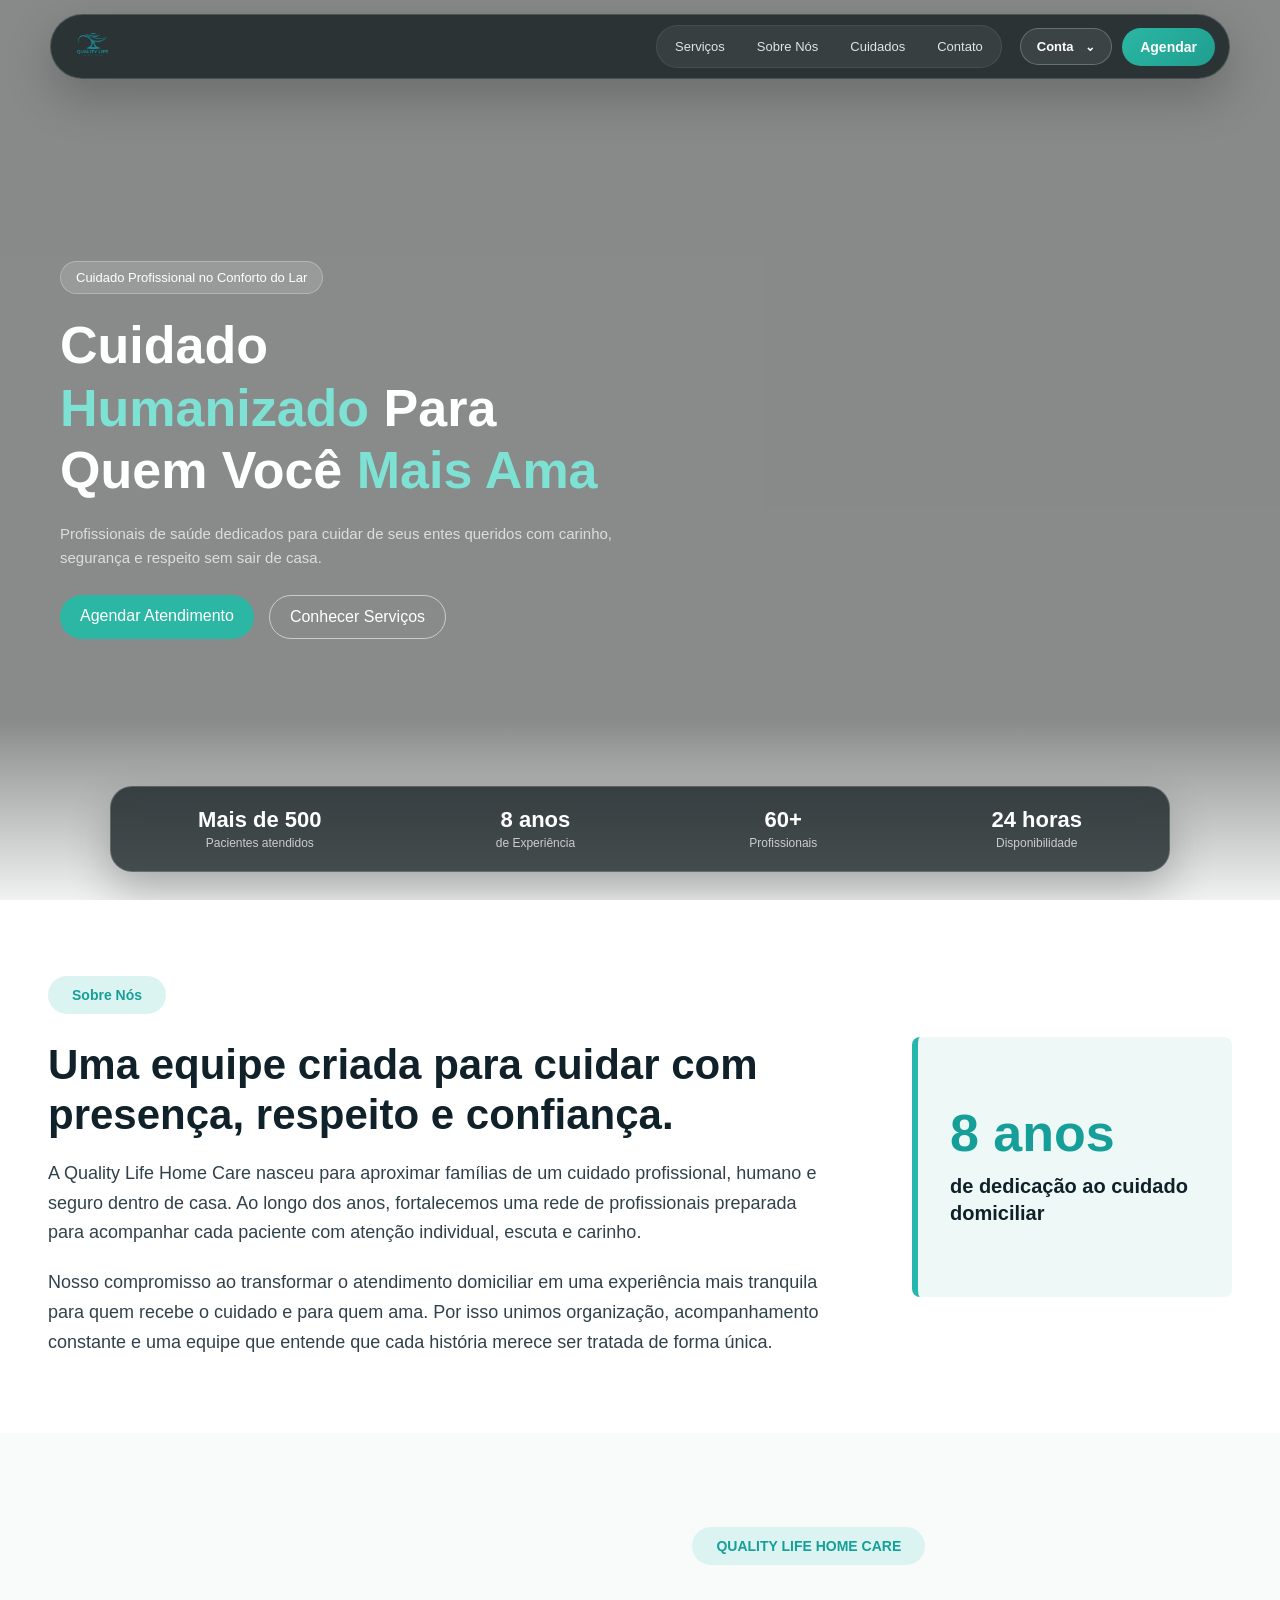
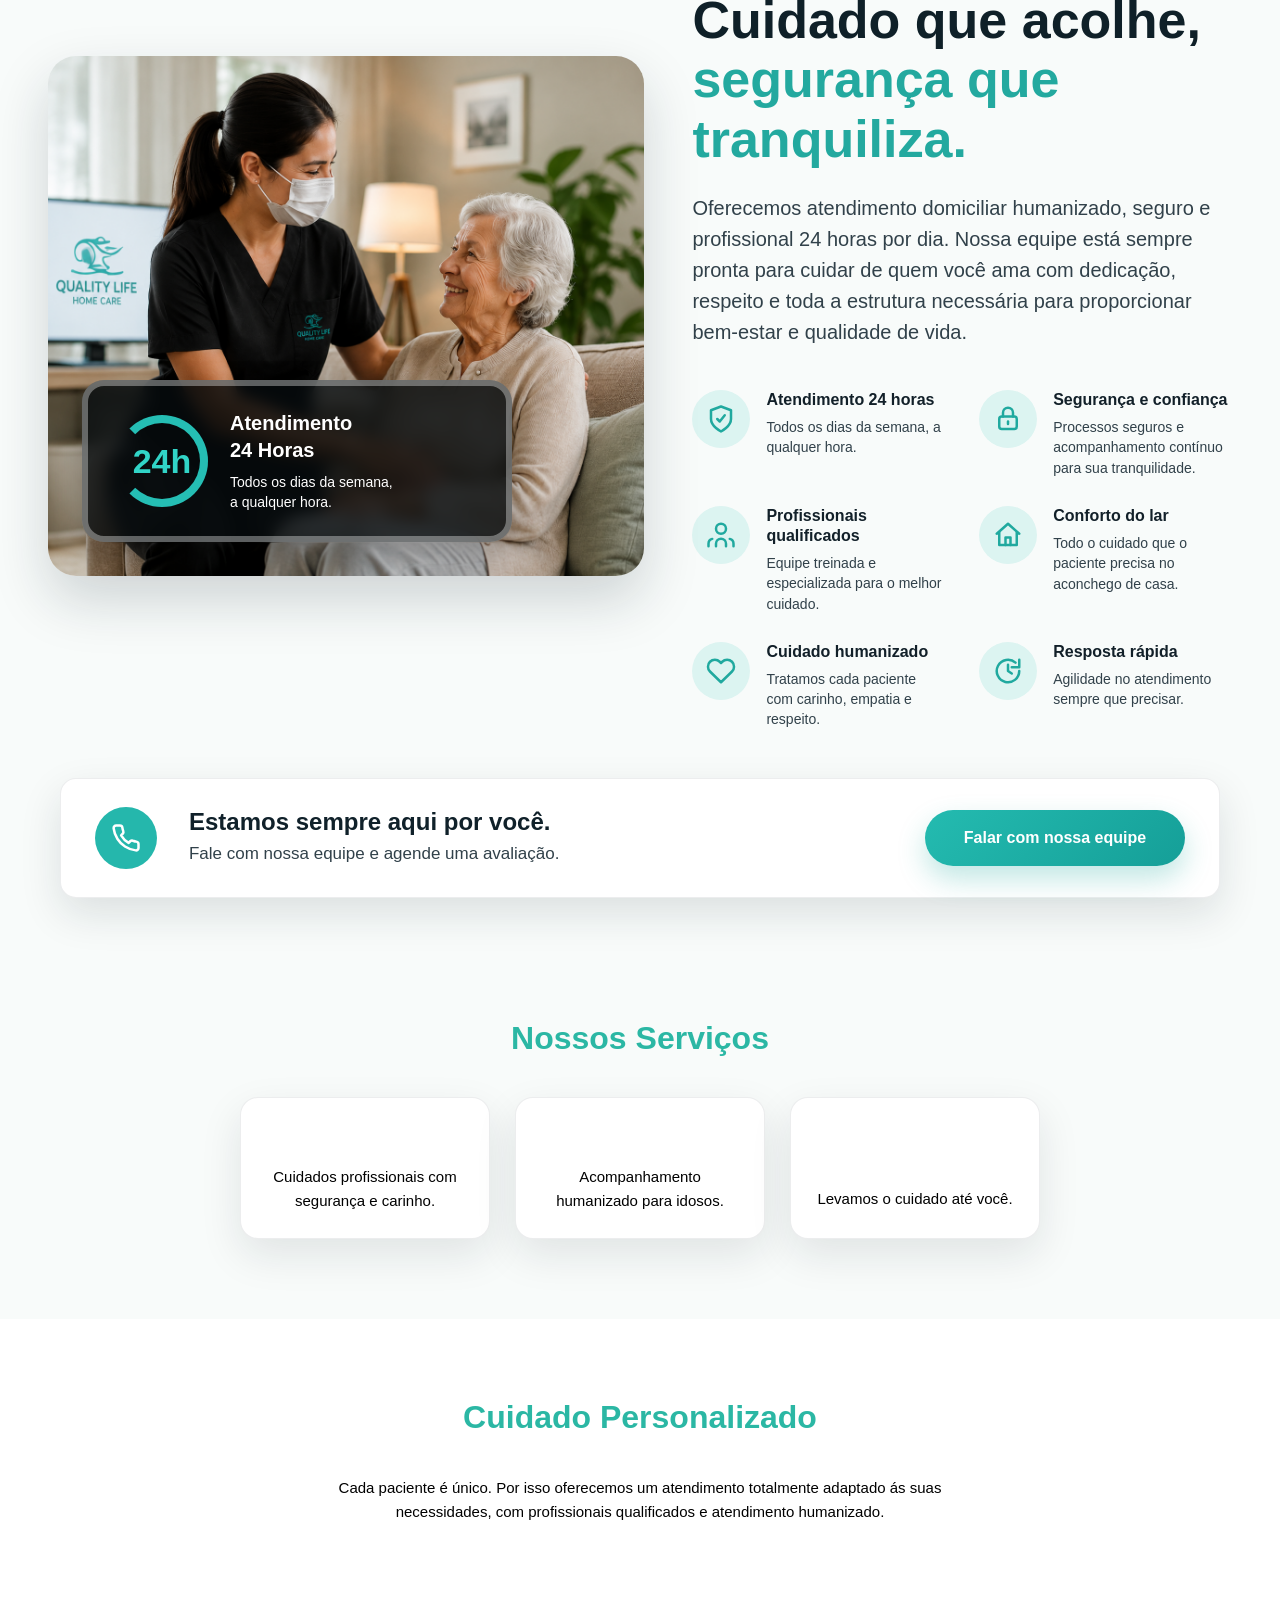
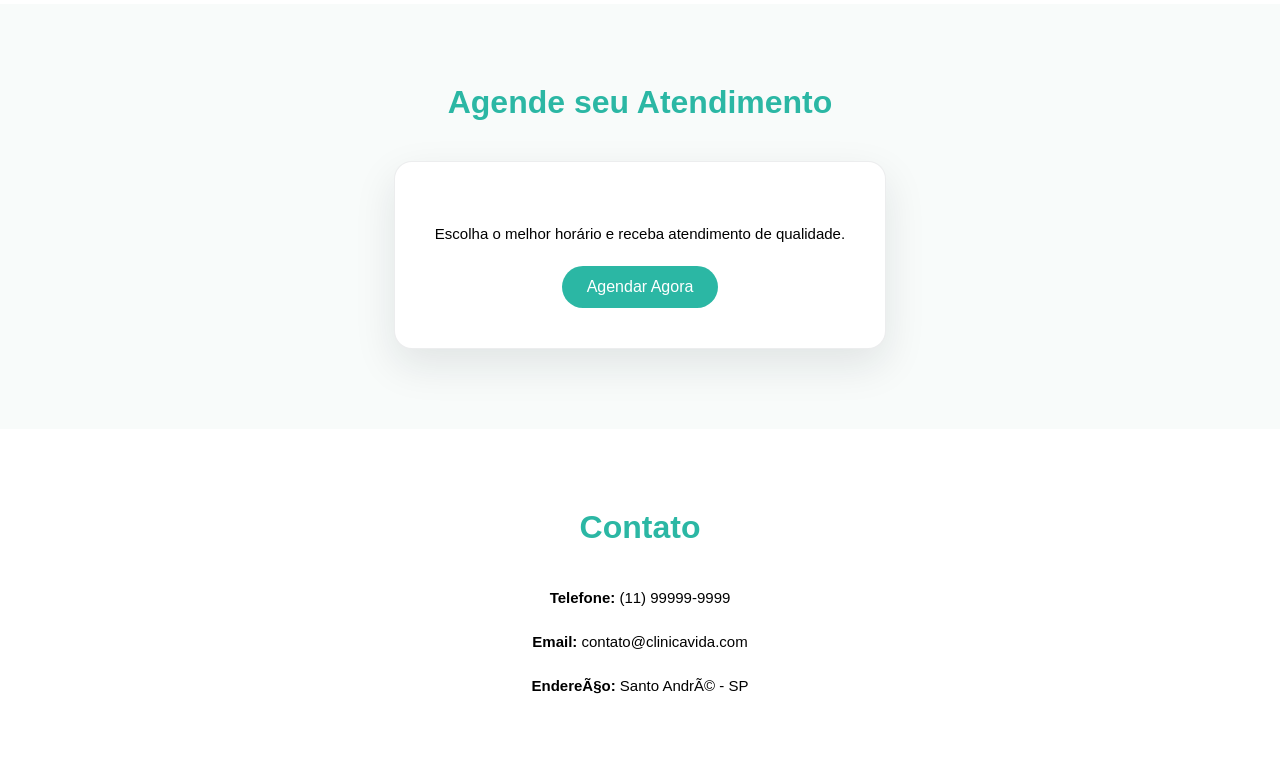
<file: index.html>
﻿<!DOCTYPE html>
<html lang="pt-br">
<head>
<meta charset="UTF-8">
<meta name="viewport" content="width=device-width, initial-scale=1.0">
<link rel="stylesheet" href="styles.css">
<title>Quality Life</title>

</head>

<body>

<header class="navbar">
    <img src="img/Logotipo da Quality Life Home Care (1).png" alt="logo">

    <div class="nav-links">
        <nav class="menu" aria-label="Menu principal">
            <a href="#servicos">Serviços</a>
            <a href="#historia">Sobre Nós</a>
            <a href="#cuidados">Cuidados</a>
            <a href="#contato">Contato</a>
        </nav>

        <div class="nav-actions">
            <div class="account-menu" id="accountMenu">
                <button class="account-toggle" id="accountToggle" type="button" aria-expanded="false">
                    Conta
                </button>
                <div class="account-dropdown" id="accountDropdown">
                    <a href="login.html" id="accountLoginLink">Login</a>
                    <a href="colaborador-login.html">Sou colaborador</a>
                    <a href="meus-agendamentos.html">Meus agendamentos</a>
                    <a href="historico-agendamentos.html">Histórico</a>
                </div>
            </div>
            <a href="agendamento.html" class="btn-agendar">Agendar</a>
        </div>
    </div>
</header>



<section class="hero">
    <div class="overlay"></div>
    
    <div class="content">
        <div class="tag"> Cuidado Profissional no Conforto do Lar</div>

        <h1>
            Cuidado <br>
            <span class="highlight">Humanizado</span> Para <br>
            Quem Você <span class="highlight">Mais Ama</span>
        </h1>

        <p>
            Profissionais de saúde dedicados para cuidar de seus entes queridos
            com carinho, segurança e respeito sem sair de casa.
        </p>

        <div class="buttons">
            <a href="agendamento.html" class="btn-primary">Agendar Atendimento</a>
            <a href="#servicos" class="btn-secondary">Conhecer Serviços</a>
        </div>
    </div>
    <div class="stats">
        <div class="stat">
            <h2>Mais de 500</h2>
            <span>Pacientes atendidos</span>
        </div>
        <div class="stat">
            <h2>8 anos</h2>
            <span>de Experiência</span>
        </div>
        <div class="stat">
            <h2>60+</h2>
            <span>Profissionais</span>
        </div>
        <div class="stat">
            <h2>24 horas</h2>
            <span>Disponibilidade</span>
        </div>
    </div>

</section>

<!-- HISTÃ“RIA -->
<section id="historia" class="history-section">
    <div class="history-content">
        <span class="showcase-tag">Sobre Nós</span>
        <h2>Uma equipe criada para cuidar com presença, respeito e confiança.</h2>
        <p>
            A Quality Life Home Care nasceu para aproximar famí­lias de um cuidado
            profissional, humano e seguro dentro de casa. Ao longo dos anos,
            fortalecemos uma rede de profissionais preparada para acompanhar cada
            paciente com atenção individual, escuta e carinho.
        </p>
        <p>
            Nosso compromisso ao transformar o atendimento domiciliar em uma
            experiência mais tranquila para quem recebe o cuidado e para quem ama.
            Por isso unimos organização, acompanhamento constante e uma equipe que
            entende que cada história merece ser tratada de forma única.
        </p>
    </div>

    <div class="history-panel">
        <strong>8 anos</strong>
        <span>de dedicação ao cuidado domiciliar</span>
    </div>
</section>


<section class="home-care-showcase">
    <div class="showcase-media">
        <img src="img/cuidadora.png" alt="Cuidadora atendendo paciente em casa">

        <div class="showcase-hours">
            <div class="hours-icon">24h</div>
            <div>
                <h3>Atendimento<br>24 Horas</h3>
                <p>Todos os dias da semana,<br>a qualquer hora.</p>
            </div>
        </div>
    </div>

    <div class="showcase-content">
        <span class="showcase-tag">QUALITY LIFE HOME CARE</span>

        <h2>
            Cuidado que acolhe,<br>
            <strong>seguran&ccedil;a que tranquiliza.</strong>
        </h2>

        <p class="showcase-text">
            Oferecemos atendimento domiciliar humanizado, seguro e profissional
            24 horas por dia. Nossa equipe est&aacute; sempre pronta para cuidar de quem
            voc&ecirc; ama com dedica&ccedil;&atilde;o, respeito e toda a estrutura necess&aacute;ria
            para proporcionar bem-estar e qualidade de vida.
        </p>

        <div class="showcase-benefits">
            <div class="benefit">
                <span class="benefit-icon">
                    <svg viewBox="0 0 24 24" aria-hidden="true">
                        <path d="M12 22s8-4 8-10V5l-8-3-8 3v7c0 6 8 10 8 10Z"></path>
                        <path d="M9 12l2 2 4-5"></path>
                    </svg>
                </span>
                <div>
                    <h3>Atendimento 24 horas</h3>
                    <p>Todos os dias da semana, a qualquer hora.</p>
                </div>
            </div>

            <div class="benefit">
                <span class="benefit-icon">
                    <svg viewBox="0 0 24 24" aria-hidden="true">
                        <rect x="5" y="10" width="14" height="10" rx="2"></rect>
                        <path d="M8 10V7a4 4 0 0 1 8 0v3"></path>
                        <path d="M12 14v2"></path>
                    </svg>
                </span>
                <div>
                    <h3>Seguran&ccedil;a e confian&ccedil;a</h3>
                    <p>Processos seguros e acompanhamento cont&iacute;nuo para sua tranquilidade.</p>
                </div>
            </div>

            <div class="benefit">
                <span class="benefit-icon">
                    <svg viewBox="0 0 24 24" aria-hidden="true">
                        <path d="M16 21v-2a4 4 0 0 0-8 0v2"></path>
                        <circle cx="12" cy="7" r="4"></circle>
                        <path d="M22 21v-2a4 4 0 0 0-3-3.87"></path>
                        <path d="M2 21v-2a4 4 0 0 1 3-3.87"></path>
                    </svg>
                </span>
                <div>
                    <h3>Profissionais qualificados</h3>
                    <p>Equipe treinada e especializada para o melhor cuidado.</p>
                </div>
            </div>

            <div class="benefit">
                <span class="benefit-icon">
                    <svg viewBox="0 0 24 24" aria-hidden="true">
                        <path d="M3 11l9-8 9 8"></path>
                        <path d="M5 10v10h14V10"></path>
                        <path d="M10 20v-6h4v6"></path>
                    </svg>
                </span>
                <div>
                    <h3>Conforto do lar</h3>
                    <p>Todo o cuidado que o paciente precisa no aconchego de casa.</p>
                </div>
            </div>

            <div class="benefit">
                <span class="benefit-icon">
                    <svg viewBox="0 0 24 24" aria-hidden="true">
                        <path d="M20.8 4.6a5.5 5.5 0 0 0-7.8 0L12 5.6l-1-1a5.5 5.5 0 0 0-7.8 7.8l1 1L12 21l7.8-7.6 1-1a5.5 5.5 0 0 0 0-7.8Z"></path>
                    </svg>
                </span>
                <div>
                    <h3>Cuidado humanizado</h3>
                    <p>Tratamos cada paciente com carinho, empatia e respeito.</p>
                </div>
            </div>

            <div class="benefit">
                <span class="benefit-icon">
                    <svg viewBox="0 0 24 24" aria-hidden="true">
                        <path d="M21 12a9 9 0 1 1-3-6.7"></path>
                        <path d="M21 3v6h-6"></path>
                        <path d="M12 7v5l3 2"></path>
                    </svg>
                </span>
                <div>
                    <h3>Resposta r&aacute;pida</h3>
                    <p>Agilidade no atendimento sempre que precisar.</p>
                </div>
            </div>
        </div>
    </div>

    <div class="showcase-contact">
        <div class="contact-icon">
            <svg viewBox="0 0 24 24" aria-hidden="true">
                <path d="M22 16.9v3a2 2 0 0 1-2.2 2 19.8 19.8 0 0 1-8.6-3.1 19.4 19.4 0 0 1-6-6A19.8 19.8 0 0 1 2.1 4.2 2 2 0 0 1 4.1 2h3a2 2 0 0 1 2 1.7c.1 1 .4 2 .7 2.8a2 2 0 0 1-.4 2.1L8.1 9.9a16 16 0 0 0 6 6l1.3-1.3a2 2 0 0 1 2.1-.4c.9.3 1.8.6 2.8.7A2 2 0 0 1 22 16.9Z"></path>
            </svg>
        </div>
        <div>
            <h3>Estamos sempre aqui por voc&ecirc;.</h3>
            <p>Fale com nossa equipe e agende uma avalia&ccedil;&atilde;o.</p>
        </div>
        <a href="https://wa.me/5511999999999" class="showcase-whatsapp">Falar com nossa equipe</a>
    </div>
</section>


<section id="servicos" class="section">
    <h2> Nossos Serviços</h2>

    <div class="cards">
        <div class="card">
            <h3> Enfermagem</h3>
            <p>Cuidados profissionais com segurança e carinho.</p>
        </div>

        <div class="card">
            <h3> Cuidador</h3>
            <p>Acompanhamento humanizado para idosos.</p>
        </div>

        <div class="card">
            <h3> Atendimento Domiciliar</h3>
            <p>Levamos o cuidado até você.</p>
        </div>
    </div>
</section>


<section id="cuidados" class="section alt">
    <h2> Cuidado Personalizado</h2>

    <div class="texto">
        <p>
            Cada paciente é único. Por isso oferecemos um atendimento
            totalmente adaptado ás suas necessidades, com profissionais
            qualificados e atendimento humanizado.
        </p>
    </div>
</section>

<section id="agendador" class="section">
    <h2> Agende seu Atendimento</h2>

    <div class="agendar-box">
        <p>Escolha o melhor horário e receba atendimento de qualidade.</p>
        <a href="agendamento.html" class="btn">Agendar Agora</a>
    </div>
</section>


<section id="contato" class="section alt">
    <h2> Contato</h2>

    <div class="contato-box">
        <p><strong>Telefone:</strong> (11) 99999-9999</p>
        <p><strong>Email:</strong> contato@clinicavida.com</p>
        <p><strong>EndereÃ§o:</strong> Santo AndrÃ© - SP</p>
    </div>
</section>

<script src="cliente-auth.js"></script>
<script>
const accountMenu = document.getElementById("accountMenu");
const accountToggle = document.getElementById("accountToggle");
const accountLoginLink = document.getElementById("accountLoginLink");
const clientSession = window.QualityLifeClientAuth.getSession();
const navbar = document.querySelector(".navbar");
let lastScrollTop = 0;

accountToggle.addEventListener("click", () => {
    const isOpen = accountMenu.classList.toggle("open");
    accountToggle.setAttribute("aria-expanded", String(isOpen));
});

document.addEventListener("click", (event) => {
    if (!accountMenu.contains(event.target)) {
        accountMenu.classList.remove("open");
        accountToggle.setAttribute("aria-expanded", "false");
    }
});

if (clientSession) {
    const firstName = clientSession.nome.split(" ")[0];

    accountToggle.textContent = firstName;
    accountLoginLink.textContent = "Sair";
    accountLoginLink.href = "#";

    accountLoginLink.addEventListener("click", (event) => {
        event.preventDefault();
        window.QualityLifeClientAuth.logout();
        window.location.reload();
    });
}

window.addEventListener("scroll", () => {
    const currentScroll = window.pageYOffset || document.documentElement.scrollTop;

    if (currentScroll > lastScrollTop && currentScroll > 120) {
        navbar.classList.add("nav-hidden");
    } else {
        navbar.classList.remove("nav-hidden");
    }

    lastScrollTop = Math.max(currentScroll, 0);
});
</script>

</body>
</html>
</file>
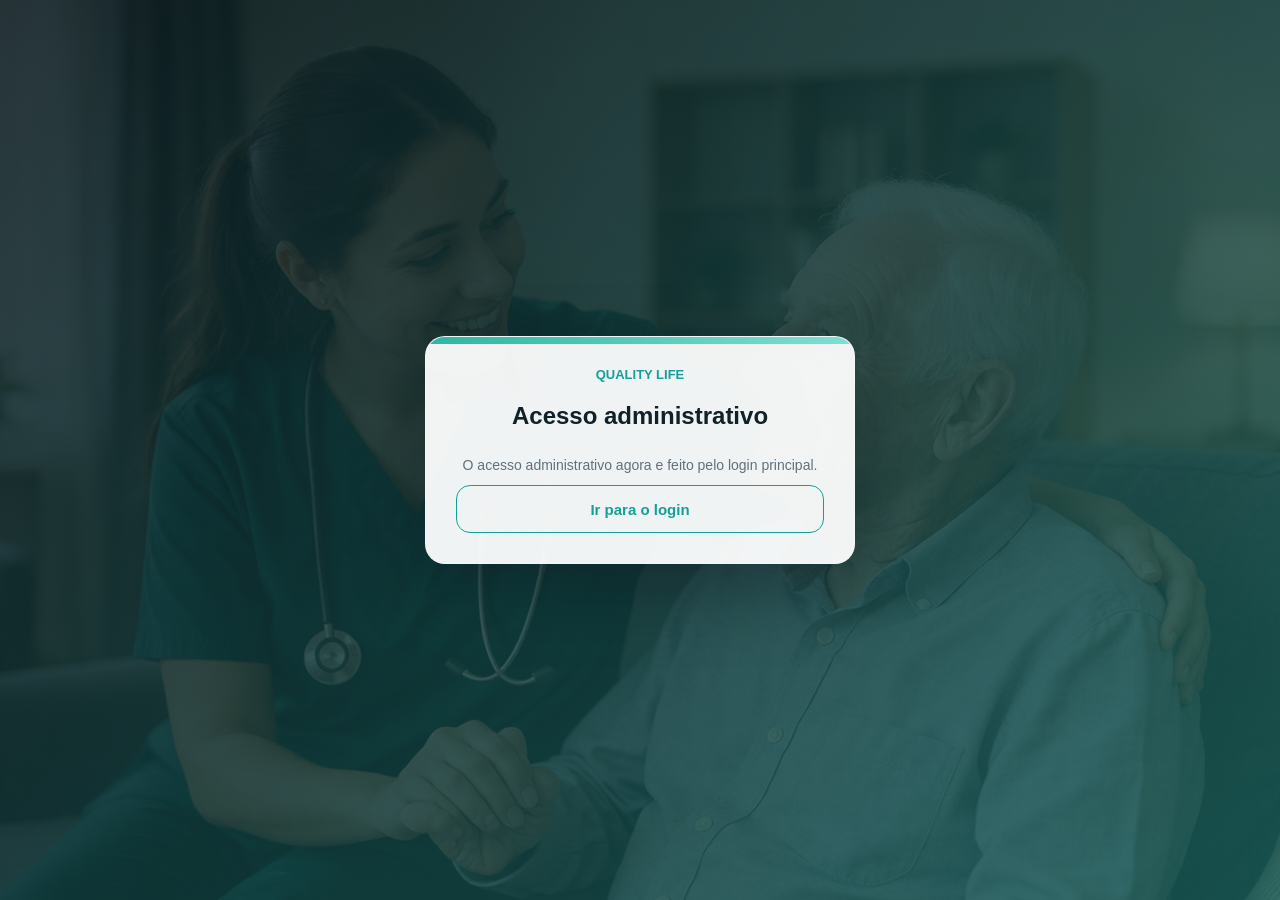
<file: admin-login.html>
<!DOCTYPE html>
<html lang="pt-br">
<head>
<meta charset="UTF-8">
<meta name="viewport" content="width=device-width, initial-scale=1.0">
<title>Login Admin</title>
<link rel="stylesheet" href="login.css">
</head>

<body>

<div class="box">

<span class="eyebrow">Quality Life</span>
<h2>Acesso administrativo</h2>

<p class="hint">O acesso administrativo agora e feito pelo login principal.</p>

<a class="create-account" href="login.html">Ir para o login</a>

</div>

</body>
</html>
</file>
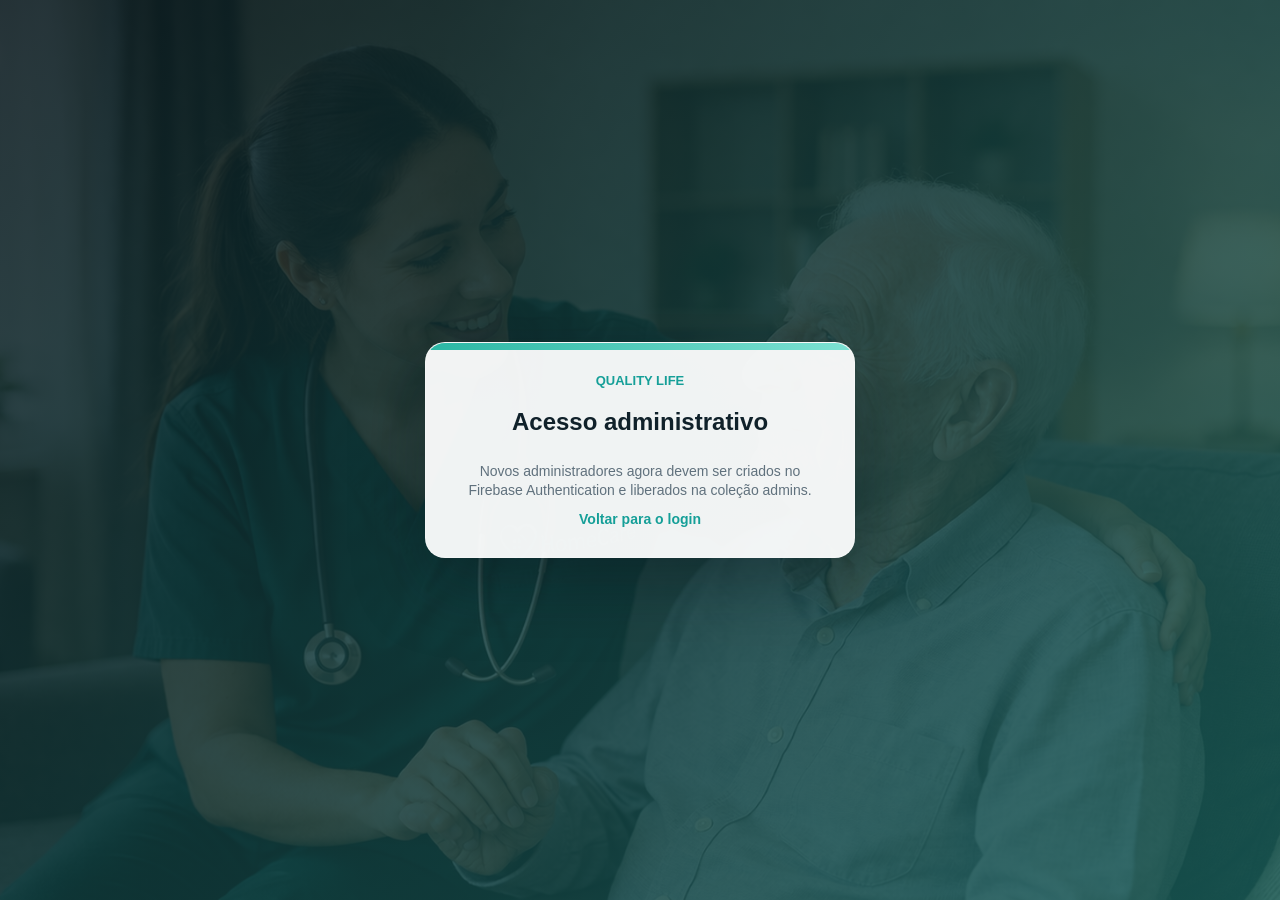
<file: cadastro.html>
<!DOCTYPE html>
<html lang="pt-br">
<head>
<meta charset="UTF-8">
<meta name="viewport" content="width=device-width, initial-scale=1.0">
<title>Cadastro Admin</title>
<link rel="stylesheet" href="login.css">
</head>

<body>

<div class="box">

<span class="eyebrow">Quality Life</span>
<h2>Acesso administrativo</h2>

<p class="hint">Novos administradores agora devem ser criados no Firebase Authentication e liberados na coleção admins.</p>

<a class="link" href="login.html">Voltar para o login</a>

</div>

</body>
</html>
</file>
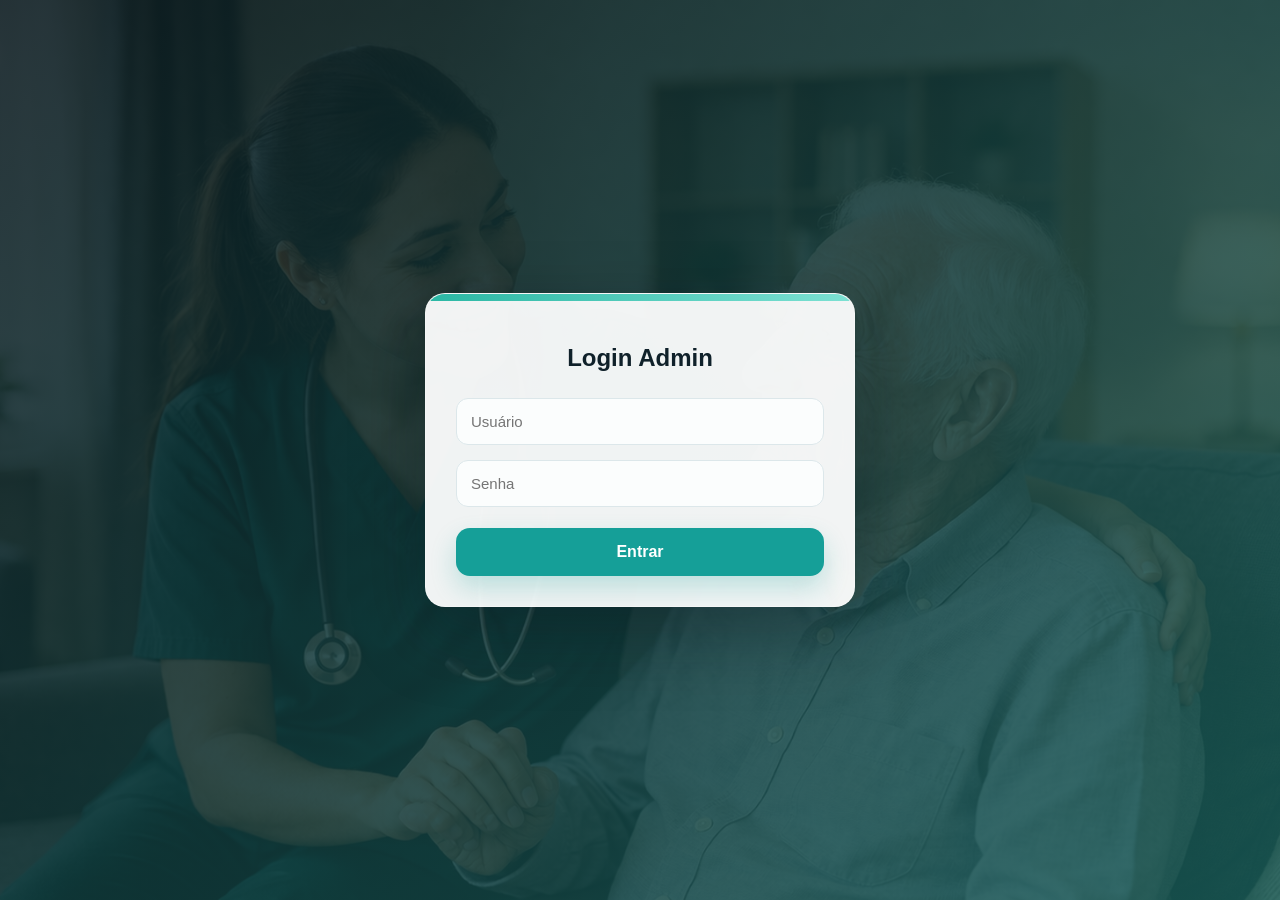
<file: login.html>
<!DOCTYPE html>
<html lang="pt-br">
<head>
<meta charset="UTF-8">
<title>Login</title>
<link rel="stylesheet" href="login.css">
</head>

<body>

<div class="box">

<h2>Login Admin</h2>

<input type="text" id="user" placeholder="Usuário">

<input type="password" id="pass" placeholder="Senha">

<button onclick="login()">Entrar</button>

</div>

<script>

function login(){

    const user = document.getElementById("user").value;
    const pass = document.getElementById("pass").value;

    if(user === "admin" && pass === "julio123"){

        localStorage.setItem("logado", "true");

        window.location.href = "admin.html";

    }else{

        alert("Usuário ou senha incorretos!");

    }
}

</script>

</body>
</html>
</file>
<file: styles.css>
* {
    margin: 0;
    padding: 0;
    box-sizing: border-box;
    font-family: Arial, sans-serif;
}

body {
    color: white;
}

/* NAVBAR */
.navbar {
    position: absolute;
    top: 0;
    width: 100%;
    padding: 20px 60px;
    display: flex;
    justify-content: space-between;
    align-items: center;
    z-index: 10;
}

.navbar img {
    width: 80px;
}

.nav-links {
    display: flex;
    gap: 30px;
    align-items: center;
}

.nav-links a {
    text-decoration: none;
    color: white;
    font-size: 14px;
}

.btn-top {
    background: #2bb7a4;
    padding: 10px 18px;
    border-radius: 20px;
    font-size: 14px;
}

/* HERO */
.hero {
    height: 100vh;
background: url('https://images.unsplash.com/photo-1612277795421-9bc7706a4a34?q=80&w=1920&auto=format&fit=crop') center/cover no-repeat;    display: flex;
    align-items: center;
    padding: 0 60px;
}

.overlay {
    position: absolute;
    width: 100%;
    height: 100%;
    background: rgba(0,0,0,0.45);
    top: 0;
    left: 0;
}

.content {
    position: relative;
    max-width: 600px;
}

/* TAG */
.tag {
    background: rgba(255,255,255,0.2);
    padding: 8px 15px;
    border-radius: 20px;
    display: inline-block;
    font-size: 13px;
    margin-bottom: 20px;
    color: white;
}

/* TITULO */
h1 {
    font-size: 52px;
    line-height: 1.2;
    font-weight: bold;
    color: white;
}

.highlight {
    color: #7de1d3;
}

/* TEXTO */
p {
    margin-top: 20px;
    font-size: 15px;
    line-height: 1.6;
    color: #ddd;
}

/* BOTÕES */
.buttons {
    margin-top: 25px;
    display: flex;
    gap: 15px;
}

.btn-primary {
    background: #2bb7a4;
    padding: 12px 20px;
    border-radius: 25px;
    border: none;
    color: white;
    cursor: pointer;
}

.btn-secondary {
    background: transparent;
    border: 1px solid #ccc;
    padding: 12px 20px;
    border-radius: 25px;
    color: white;
    cursor: pointer;
    text-decoration: none;
}

/* STATS */
.stats {
    position: absolute;
    bottom: 0;
    width: 100%;
    background: rgba(0,0,0,0.5);
    display: flex;
    justify-content: space-around;
    padding: 20px 0;
}

.stat {
    text-align: center;
}

.stat h2 {
    font-size: 22px;
    color: white;
}

.stat span {
    font-size: 12px;
    color: #ccc;
}

.btn-primary {
    display: inline-block;
    text-decoration: none;
    background: #2bb7a4;
    padding: 12px 20px;
    border-radius: 25px;
    color: white;
    cursor: pointer;
}

.navbar {
    position: fixed;
    top: 0;
    width: 100%;
    padding: 15px 40px;

    display: flex;
    justify-content: space-between;
    align-items: center;

    background: rgba(0, 0, 0, 0.6);
    backdrop-filter: blur(10px);

    z-index: 1000;
    transition: transform 0.3s ease;
}

.navbar.nav-hidden {
    transform: translateY(-100%);
}

/* LOGO */
.logo {
    color: #2bb7a4;
    font-weight: bold;
    font-size: 18px;
}

/* MENU */
.menu {
    display: flex;
    gap: 25px;
    align-items: center;
}

/* LINKS */
.menu a {
    position: relative;
    text-decoration: none;
    color: white;
    font-size: 14px;
    transition: 0.3s;
}

/* LINHA ANIMADA */
.menu a::after {
    content: "";
    position: absolute;
    width: 0%;
    height: 2px;
    bottom: -5px;
    left: 0;
    background: #2bb7a4;
    transition: 0.3s;
}

.menu a:hover::after {
    width: 100%;
}

.menu a:hover {
    color: #2bb7a4;
}

/* BOTÃO */
.btn-agendar {
    padding: 10px 20px;
    background: linear-gradient(135deg, #2bb7a4, #1f9e8f);
    border-radius: 25px;
    color: white;
    text-decoration: none;
    transition: 0.3s;
}

.btn-login {
    padding: 10px 18px;
    border: 1px solid rgba(255,255,255,0.45);
    border-radius: 25px;
    color: white;
    text-decoration: none;
    transition: 0.3s;
}

.auth-area {
    display: flex;
    align-items: center;
    gap: 10px;
}

.client-name {
    color: white;
    font-size: 14px;
    font-weight: 700;
}

.btn-logout {
    padding: 10px 14px;
    border: 1px solid rgba(255,255,255,0.45);
    border-radius: 25px;
    background: transparent;
    color: white;
    cursor: pointer;
    font-size: 14px;
}

.btn-logout:hover {
    background: rgba(255,255,255,0.14);
}

.btn-login:hover {
    background: rgba(255,255,255,0.14);
    color: white;
}

.btn-agendar:hover {
    transform: scale(1.08);
    box-shadow: 0 10px 25px rgba(43,183,164,0.5);
}

.menu {
    display: flex;
    gap: 25px;
    align-items: center;
}

/* LINKS */
.menu a {
    display: flex;
    align-items: center;
    gap: 6px;

    text-decoration: none;
    color: white;
    font-size: 14px;
    padding: 8px 12px;

    border-radius: 10px;
    transition: all 0.3s ease;
}

/* HOVER PADRÃO */
.menu a:hover {
    background: rgba(43,183,164,0.15);
    color: #2bb7a4;
}

/* ÍCONES */
.menu a span {
    font-size: 16px;
}

/* DESTAQUE "MEUS AGENDAMENTOS" */
.menu .meus {
    background: rgba(255,255,255,0.1);
    border: 1px solid rgba(255,255,255,0.2);
}

.menu .meus:hover {
    background: #2bb7a4;
    color: white;
    transform: scale(1.05);
}

/* NAVBAR REFINADA */
.navbar {
    left: 50%;
    width: min(1180px, calc(100% - 32px));
    margin-top: 14px;
    padding: 10px 14px;
    border: 1px solid rgba(255, 255, 255, 0.16);
    border-radius: 999px;
    background: rgba(8, 18, 22, 0.72);
    box-shadow: 0 18px 48px rgba(0, 0, 0, 0.22);
    transform: translateX(-50%);
}

.navbar.nav-hidden {
    transform: translate(-50%, calc(-100% - 18px));
}

.navbar img {
    width: 58px;
}

.nav-links {
    flex: 1;
    justify-content: flex-end;
    gap: 18px;
}

.menu {
    gap: 4px;
    padding: 4px;
    border: 1px solid rgba(255, 255, 255, 0.08);
    border-radius: 999px;
    background: rgba(255, 255, 255, 0.06);
}

.menu a {
    padding: 9px 14px;
    border-radius: 999px;
    color: rgba(255, 255, 255, 0.86);
    font-size: 13px;
}

.menu a::after {
    display: none;
}

.menu a:hover {
    background: rgba(255, 255, 255, 0.12);
    color: white;
}

.nav-actions {
    display: flex;
    align-items: center;
    gap: 10px;
}

.account-menu {
    position: relative;
}

.account-toggle {
    min-width: 92px;
    padding: 10px 16px;
    border: 1px solid rgba(255, 255, 255, 0.24);
    border-radius: 999px;
    background: rgba(255, 255, 255, 0.08);
    color: white;
    cursor: pointer;
    font-size: 13px;
    font-weight: 700;
}

.account-toggle::after {
    content: "⌄";
    margin-left: 8px;
    font-size: 12px;
}

.account-dropdown {
    position: absolute;
    top: calc(100% + 12px);
    right: 0;
    min-width: 210px;
    padding: 8px;
    border: 1px solid rgba(16, 33, 42, 0.08);
    border-radius: 14px;
    background: white;
    box-shadow: 0 18px 45px rgba(0, 0, 0, 0.18);
    opacity: 0;
    pointer-events: none;
    transform: translateY(-6px);
    transition: 0.2s ease;
}

.account-menu.open .account-dropdown {
    opacity: 1;
    pointer-events: auto;
    transform: translateY(0);
}

.account-dropdown a {
    display: block;
    padding: 11px 12px;
    border-radius: 10px;
    color: #000000;
    font-size: 14px;
    font-weight: 700;
    text-decoration: none;
}

.account-dropdown a:hover {
    background: #eef8f6;
    color: #159f98;
}

.btn-agendar {
    padding: 11px 18px;
    border-radius: 999px;
    font-size: 14px;
    font-weight: 800;
    white-space: nowrap;
}

.btn-agendar:hover {
    transform: translateY(-1px);
}


.section {
    padding: 80px 40px;
    text-align: center;
    color: #000000;
    background: #f5f5f5;
}

.section.alt {
    background: #ffffff;
}

.section h2 {
    font-size: 32px;
    margin-bottom: 40px;
    color: #2bb7a4;
}

/* CARDS */
.cards {
    display: flex;
    justify-content: center;
    gap: 25px;
    flex-wrap: wrap;
    color: #ffffff;
}

.card {
    background: white;
    padding: 25px;
    border-radius: 15px;
    width: 250px;
    box-shadow: 0 10px 25px rgba(0,0,0,0.1);
    transition: 0.3s;
}

.card:hover {
    transform: translateY(-8px);
    box-shadow: 0 15px 35px rgba(43,183,164,0.3);
}

/* TEXTO */
.texto {
    max-width: 700px;
    margin: auto;
    font-size: 18px;
    line-height: 1.6;
    color: #000000;
}

/* AGENDAR */
.agendar-box {
    background: white;
    padding: 40px;
    border-radius: 20px;
    display: inline-block;
    box-shadow: 0 10px 30px rgba(0,0,0,0.1);
    color: #000000;
}

.btn {
    display: inline-block;
    margin-top: 20px;
    padding: 12px 25px;
    background: #2bb7a4;
    color: white;
    border-radius: 25px;
    text-decoration: none;
    transition: 0.3s;
}

.btn:hover {
    transform: scale(1.05);
    box-shadow: 0 10px 25px rgba(43,183,164,0.4);
}

/* CONTATO */
.contato-box {
    font-size: 18px;
    line-height: 1.8;
    color: #000000;
}

.card p{
    color: #000000;
}

.texto p{
    color: #000000;
}

.agendar-box p{
    color: #000000;
}

.contato-box p{
    color: #000000;
}

html {
    scroll-behavior: smooth;
}

/* DESTAQUE HOME CARE */
.home-care-showcase {
    display: grid;
    grid-template-columns: minmax(320px, 1.05fr) minmax(320px, 0.95fr);
    gap: 48px;
    align-items: center;
    padding: 70px 48px 42px;
    background: #f8fbfa;
    color: #10212a;
}

.showcase-media {
    position: relative;
    min-height: 520px;
    border-radius: 28px;
    overflow: hidden;
    box-shadow: 0 24px 55px rgba(16, 33, 42, 0.18);
}

.showcase-media img {
    width: 100%;
    height: 100%;
    min-height: 520px;
    display: block;
    object-fit: cover;
}

.showcase-hours {
    position: absolute;
    left: 34px;
    bottom: 34px;
    display: flex;
    align-items: center;
    gap: 22px;
    width: min(430px, calc(100% - 68px));
    padding: 24px 28px;
    border: 6px solid rgba(255, 255, 255, 0.35);
    border-radius: 22px;
    background: rgba(7, 12, 14, 0.82);
    backdrop-filter: blur(8px);
    box-shadow: 0 18px 35px rgba(0, 0, 0, 0.28);
}

.hours-icon {
    flex: 0 0 92px;
    width: 92px;
    height: 92px;
    border: 8px solid #25beb4;
    border-left-color: transparent;
    border-radius: 50%;
    display: grid;
    place-items: center;
    color: #31d4c7;
    font-size: 34px;
    font-weight: 800;
}

.showcase-hours h3 {
    color: white;
    font-size: 20px;
    line-height: 1.35;
}

.showcase-hours p {
    margin-top: 8px;
    color: white;
    font-size: 14px;
    line-height: 1.45;
}

.showcase-content {
    align-self: start;
    padding-top: 24px;
}

.showcase-tag {
    display: inline-block;
    margin-bottom: 26px;
    padding: 11px 24px;
    border-radius: 999px;
    background: #dcf4f1;
    color: #159f98;
    font-size: 14px;
    font-weight: 800;
}

.showcase-content h2 {
    color: #0f2028;
    font-size: 52px;
    line-height: 1.14;
    letter-spacing: 0;
}

.showcase-content h2 strong {
    display: inline-block;
    color: #23a99f;
}

.showcase-text {
    max-width: 650px;
    margin-top: 24px;
    color: #31414a;
    font-size: 20px;
    line-height: 1.55;
}

.showcase-benefits {
    display: grid;
    grid-template-columns: repeat(2, minmax(0, 1fr));
    gap: 28px 34px;
    margin-top: 42px;
}

.benefit {
    display: grid;
    grid-template-columns: 58px 1fr;
    gap: 16px;
    align-items: start;
}

.benefit-icon,
.contact-icon {
    display: grid;
    place-items: center;
    width: 58px;
    height: 58px;
    border-radius: 50%;
    background: #dcf4f1;
    color: #20a99f;
    font-weight: 800;
}

.benefit-icon svg,
.contact-icon svg {
    width: 30px;
    height: 30px;
    fill: none;
    stroke: currentColor;
    stroke-width: 2;
    stroke-linecap: round;
    stroke-linejoin: round;
}

.benefit h3 {
    color: #122029;
    font-size: 16px;
    line-height: 1.25;
}

.benefit p {
    margin-top: 7px;
    color: #31414a;
    font-size: 14px;
    line-height: 1.45;
}

.showcase-contact {
    grid-column: 1 / -1;
    display: grid;
    grid-template-columns: 72px 1fr auto;
    gap: 22px;
    align-items: center;
    width: min(1160px, 100%);
    margin: 0 auto;
    padding: 28px 34px;
    border: 1px solid rgba(16, 33, 42, 0.08);
    border-radius: 16px;
    background: white;
    box-shadow: 0 16px 42px rgba(16, 33, 42, 0.12);
}

.showcase-contact .contact-icon {
    width: 62px;
    height: 62px;
    background: #25b7ac;
    color: white;
    font-size: 18px;
}

.showcase-contact h3 {
    color: #10212a;
    font-size: 24px;
}

.showcase-contact p {
    margin-top: 4px;
    color: #31414a;
    font-size: 17px;
}

.showcase-whatsapp {
    display: inline-flex;
    align-items: center;
    justify-content: center;
    min-width: 260px;
    padding: 19px 30px;
    border-radius: 999px;
    background: linear-gradient(135deg, #24bbb0, #159f98);
    color: white;
    font-size: 16px;
    font-weight: 700;
    text-decoration: none;
    box-shadow: 0 13px 28px rgba(32, 169, 159, 0.28);
}

.showcase-whatsapp:hover {
    transform: translateY(-2px);
    box-shadow: 0 18px 35px rgba(32, 169, 159, 0.35);
}

/* HISTÓRIA */
.history-section {
    display: grid;
    grid-template-columns: minmax(0, 1fr) 320px;
    gap: 42px;
    align-items: center;
    padding: 76px 48px;
    background: #ffffff;
    color: #10212a;
}

.history-content {
    max-width: 860px;
}

.history-content h2 {
    color: #10212a;
    font-size: 42px;
    line-height: 1.18;
    letter-spacing: 0;
}

.history-content p {
    max-width: 780px;
    margin-top: 20px;
    color: #31414a;
    font-size: 18px;
    line-height: 1.65;
}

.history-panel {
    min-height: 260px;
    display: flex;
    flex-direction: column;
    justify-content: center;
    padding: 32px;
    border-left: 6px solid #25b7ac;
    background: #eef8f6;
    border-radius: 8px;
}

.history-panel strong {
    color: #159f98;
    font-size: 52px;
    line-height: 1;
}

.history-panel span {
    margin-top: 14px;
    color: #10212a;
    font-size: 20px;
    line-height: 1.35;
    font-weight: 700;
}

/* ========================= */
/* RESPONSIVIDADE CELULAR */
/* ========================= */

@media(max-width: 1024px){

    .navbar{
        padding: 15px 20px;
        flex-direction: column;
        gap: 15px;
    }

    .nav-links{
        width: 100%;
        flex-direction: column;
        gap: 15px;
    }

    .menu{
        width: 100%;
        justify-content: center;
        flex-wrap: wrap;
        gap: 10px;
    }

    .btn-agendar{
        width: 100%;
        text-align: center;
    }

    .btn-login{
        width: 100%;
        text-align: center;
    }

    .auth-area{
        width: 100%;
        justify-content: center;
    }

    .hero{
        padding: 120px 25px 180px;
        height: auto;
        min-height: 100vh;
    }

    h1{
        font-size: 42px;
    }

    .stats{
        position: relative;
        margin-top: 50px;

        display: grid;
        grid-template-columns: repeat(2,1fr);

        gap: 20px;

        padding: 25px;
    }

    .section{
        padding: 70px 20px;
    }

    .history-section {
        grid-template-columns: 1fr;
        padding: 62px 28px;
    }

    .history-content h2 {
        font-size: 36px;
    }

    .history-panel {
        min-height: auto;
    }

    .home-care-showcase {
        grid-template-columns: 1fr;
        padding: 60px 28px 36px;
        gap: 34px;
    }

    .showcase-content {
        padding-top: 0;
    }

    .showcase-content h2 {
        font-size: 44px;
    }

    .showcase-contact {
        grid-template-columns: 62px 1fr;
    }

    .showcase-whatsapp {
        grid-column: 1 / -1;
        width: 100%;
    }
}

@media(max-width: 768px){

    .navbar img{
        width: 65px;
    }

    .menu{
        flex-direction: column;
        align-items: stretch;
    }

    .menu a{
        justify-content: center;
        width: 100%;
    }

    .hero{
        text-align: center;
        justify-content: center;
        padding: 140px 20px 80px;
    }

    .content{
        max-width: 100%;
    }

    h1{
        font-size: 34px;
        line-height: 1.3;
    }

    p{
        font-size: 14px;
    }

    .buttons{
        flex-direction: column;
        width: 100%;
    }

    .btn-primary,
    .btn-secondary{
        width: 100%;
        text-align: center;
    }

    .stats{
        grid-template-columns: 1fr;
    }

    .stat h2{
        font-size: 20px;
    }

    .cards{
        flex-direction: column;
        align-items: center;
    }

    .card{
        width: 100%;
        max-width: 350px;
    }

    .agendar-box{
        width: 100%;
        padding: 30px 20px;
    }

    .contato-box{
        font-size: 16px;
    }

    .section h2{
        font-size: 28px;
    }

    .texto{
        font-size: 16px;
    }

    .history-section {
        padding: 48px 18px;
    }

    .history-content h2 {
        font-size: 30px;
    }

    .history-content p {
        font-size: 16px;
    }

    .history-panel strong {
        font-size: 42px;
    }

    .home-care-showcase {
        padding: 46px 18px 30px;
    }

    .showcase-media,
    .showcase-media img {
        min-height: 430px;
    }

    .showcase-hours {
        left: 18px;
        bottom: 18px;
        width: calc(100% - 36px);
        padding: 18px;
        gap: 14px;
    }

    .hours-icon {
        flex-basis: 72px;
        width: 72px;
        height: 72px;
        border-width: 6px;
        font-size: 26px;
    }

    .showcase-content h2 {
        font-size: 36px;
    }

    .showcase-text {
        font-size: 17px;
    }

    .showcase-benefits {
        grid-template-columns: 1fr;
        gap: 22px;
    }

    .showcase-contact {
        grid-template-columns: 1fr;
        text-align: center;
        padding: 26px 20px;
    }

    .showcase-contact .contact-icon {
        margin: 0 auto;
    }
}

@media(max-width: 480px){

    .navbar{
        padding: 12px;
    }

    h1{
        font-size: 28px;
    }

    .tag{
        font-size: 11px;
    }

    .btn-primary,
    .btn-secondary,
    .btn,
    .btn-login,
    .btn-agendar{
        padding: 14px;
        font-size: 14px;
    }

    .section{
        padding: 60px 15px;
    }

    .section h2{
        font-size: 24px;
    }

    .card{
        padding: 20px;
    }

    .agendar-box{
        border-radius: 15px;
    }

    .showcase-media,
    .showcase-media img {
        min-height: 360px;
        border-radius: 22px;
    }

    .showcase-hours {
        align-items: flex-start;
    }

    .showcase-hours h3 {
        font-size: 17px;
    }

    .showcase-hours p {
        font-size: 12px;
    }

    .hours-icon {
        flex-basis: 62px;
        width: 62px;
        height: 62px;
        font-size: 22px;
    }

    .showcase-tag {
        font-size: 12px;
        padding: 10px 16px;
    }

    .showcase-content h2 {
        font-size: 30px;
    }

    .benefit {
        grid-template-columns: 50px 1fr;
    }

    .benefit-icon {
        width: 50px;
        height: 50px;
    }

    .showcase-whatsapp {
        min-width: 0;
        padding: 16px;
    }
}

@media(max-width: 1024px){
    .navbar {
        width: min(720px, calc(100% - 20px));
        border-radius: 22px;
        align-items: center;
    }

    .nav-links {
        gap: 12px;
    }

    .nav-actions {
        width: 100%;
        justify-content: center;
    }

    .account-menu {
        flex: 1;
    }

    .account-toggle,
    .btn-agendar {
        width: 100%;
        text-align: center;
    }

    .account-dropdown {
        left: 0;
        right: 0;
        min-width: 0;
    }
}

@media(max-width: 768px){
    .navbar {
        margin-top: 10px;
    }

    .menu {
        display: grid;
        grid-template-columns: repeat(2, minmax(0, 1fr));
        width: 100%;
    }

    .menu a {
        width: 100%;
        justify-content: center;
        padding: 10px 8px;
    }

    .nav-actions {
        display: grid;
        grid-template-columns: 1fr 1fr;
    }
}

/* ACABAMENTO GERAL DO SITE */
body{
    background:#f8fbfa;
    color:#10212a;
}

.hero{
    position:relative;
    min-height:100vh;
    overflow:hidden;
}

.hero::after{
    content:"";
    position:absolute;
    inset:auto 0 0 0;
    height:180px;
    background:linear-gradient(180deg, transparent, rgba(248,251,250,0.92));
    pointer-events:none;
}

.content{
    z-index:2;
}

.tag{
    border:1px solid rgba(255,255,255,0.26);
    background:rgba(255,255,255,0.14);
    backdrop-filter:blur(10px);
}

.stats{
    z-index:2;
    width:min(1060px, calc(100% - 48px));
    left:50%;
    bottom:28px;
    transform:translateX(-50%);
    border:1px solid rgba(255,255,255,0.18);
    border-radius:22px;
    background:rgba(8,18,22,0.72);
    backdrop-filter:blur(12px);
    box-shadow:0 20px 44px rgba(0,0,0,0.24);
}

.section{
    background:#f8fbfa;
}

.section.alt,
.history-section{
    background:#ffffff;
}

.card,
.agendar-box{
    border:1px solid rgba(16,33,42,0.08);
    border-radius:18px;
    box-shadow:0 16px 42px rgba(16,33,42,0.1);
}

.btn-primary,
.btn-secondary,
.btn,
.showcase-whatsapp{
    transition:0.2s ease;
}

.btn-primary:hover,
.btn-secondary:hover,
.btn:hover,
.showcase-whatsapp:hover{
    transform:translateY(-2px);
}

.navbar{
    max-width:calc(100% - 20px);
}

.account-toggle{
    font-family:inherit;
}

.account-toggle::after{
    content:"⌄";
}

@media(max-width:1024px){
    .stats{
        position:relative;
        left:auto;
        bottom:auto;
        transform:none;
        width:100%;
    }

    .hero::after{
        height:90px;
    }
}

@media(max-width:768px){
    .navbar{
        width:calc(100% - 18px);
        padding:10px;
        border-radius:18px;
    }

    .navbar img{
        width:52px;
    }

    .nav-links{
        gap:10px;
    }

    .menu{
        gap:6px;
        padding:0;
        border:0;
        background:transparent;
    }

    .menu a{
        min-height:40px;
        background:rgba(255,255,255,0.07);
    }

    .nav-actions{
        gap:8px;
    }

    .hero{
        padding:150px 18px 52px;
    }

    .stats{
        margin-top:34px;
        border-radius:18px;
    }

    .showcase-hours{
        border-width:3px;
    }
}

@media(max-width:480px){
    .nav-actions{
        grid-template-columns:1fr;
    }

    .hero{
        text-align:left;
    }

    .buttons{
        gap:10px;
    }

    .stats{
        padding:18px;
    }

    .history-panel{
        padding:24px;
    }
}
</file>
<file: login.css>
body{
    min-height:100vh;
    margin:0;
    display:flex;
    justify-content:center;
    align-items:center;
    background:linear-gradient(135deg, #10212a, #245d5d);
    padding:20px;
    font-family:Arial, sans-serif;
}

.box{
    background:white;
    width:100%;
    max-width:400px;
    padding:30px;
    border-radius:20px;
    box-shadow:0 6px 20px rgba(0,0,0,0.2);
}

.eyebrow{
    display:block;
    margin-bottom:8px;
    color:#159f98;
    font-size:13px;
    font-weight:bold;
    text-align:center;
    text-transform:uppercase;
}

.box h2{
    text-align:center;
    margin-bottom:25px;
    color:#222;
}

.box label{
    display:block;
    margin-bottom:7px;
    color:#333;
    font-size:14px;
    font-weight:bold;
}

.box input{
    width:100%;
    padding:14px;
    margin-bottom:15px;
    border:1px solid #ccc;
    border-radius:12px;
    outline:none;
    font-size:15px;
}

.box button{
    width:100%;
    margin-top:6px;
    padding:14px;
    border:none;
    border-radius:12px;
    background:#159f98;
    color:white;
    font-size:16px;
    font-weight:bold;
    cursor:pointer;
    transition:0.2s;
}

.box button:hover{
    opacity:0.9;
}

.feedback{
    min-height:22px;
    margin:14px 0 0;
    color:#c62828;
    font-size:14px;
    line-height:1.4;
    text-align:center;
}

.feedback.success{
    color:#159f68;
}

.hint{
    margin:14px 0 0;
    color:#60717d;
    font-size:14px;
    line-height:1.4;
    text-align:center;
}

.link{
    display:block;
    margin-top:10px;
    color:#159f98;
    font-size:14px;
    font-weight:bold;
    text-align:center;
    text-decoration:none;
}

.link:hover{
    text-decoration:underline;
}

.forgot-password{
    display:block;
    margin-top:4px;
    color:#60717d;
    font-size:14px;
    font-weight:bold;
    text-align:center;
    text-decoration:none;
}

.forgot-password:hover{
    color:#159f98;
    text-decoration:underline;
}

.create-account{
    display:flex;
    align-items:center;
    justify-content:center;
    width:100%;
    min-height:46px;
    margin-top:10px;
    border:1px solid #159f98;
    border-radius:12px;
    color:#159f98;
    font-size:15px;
    font-weight:bold;
    text-decoration:none;
}

.create-account:hover{
    background:#e6f7f5;
}

@media(max-width:480px){

    .box{
        padding:22px;
        border-radius:16px;
    }

    .box h2{
        font-size:22px;
    }
}

/* ACABAMENTO GERAL DAS TELAS DE ACESSO */
*,
*::before,
*::after{
    box-sizing:border-box;
}

body{
    background:
        linear-gradient(135deg, rgba(10,25,30,0.88), rgba(25,95,92,0.82)),
        url('img/Aconchego e cuidado em casa.png') center/cover no-repeat;
}

.box{
    position:relative;
    overflow:hidden;
    max-width:430px;
    border:1px solid rgba(255,255,255,0.28);
    background:rgba(255,255,255,0.94);
    box-shadow:0 26px 70px rgba(5,16,20,0.34);
}

.box::before{
    content:"";
    position:absolute;
    inset:0 0 auto 0;
    height:7px;
    background:linear-gradient(90deg, #2bb7a4, #7de1d3);
}

.box h2{
    color:#10212a;
    line-height:1.2;
}

.box input{
    border-color:#dce7ea;
    background:#fbfdfd;
    transition:0.2s ease;
}

.box input:focus{
    border-color:#2bb7a4;
    box-shadow:0 0 0 4px rgba(43,183,164,0.13);
}

.box button,
.create-account{
    min-height:48px;
    border-radius:14px;
}

.box button{
    box-shadow:0 12px 26px rgba(21,159,152,0.24);
}

.box button:hover,
.create-account:hover{
    transform:translateY(-1px);
}

@media(max-width:480px){
    body{
        align-items:flex-start;
        padding:18px 12px;
    }

    .box{
        margin-top:24px;
        padding:24px 18px;
    }
}
</file>
